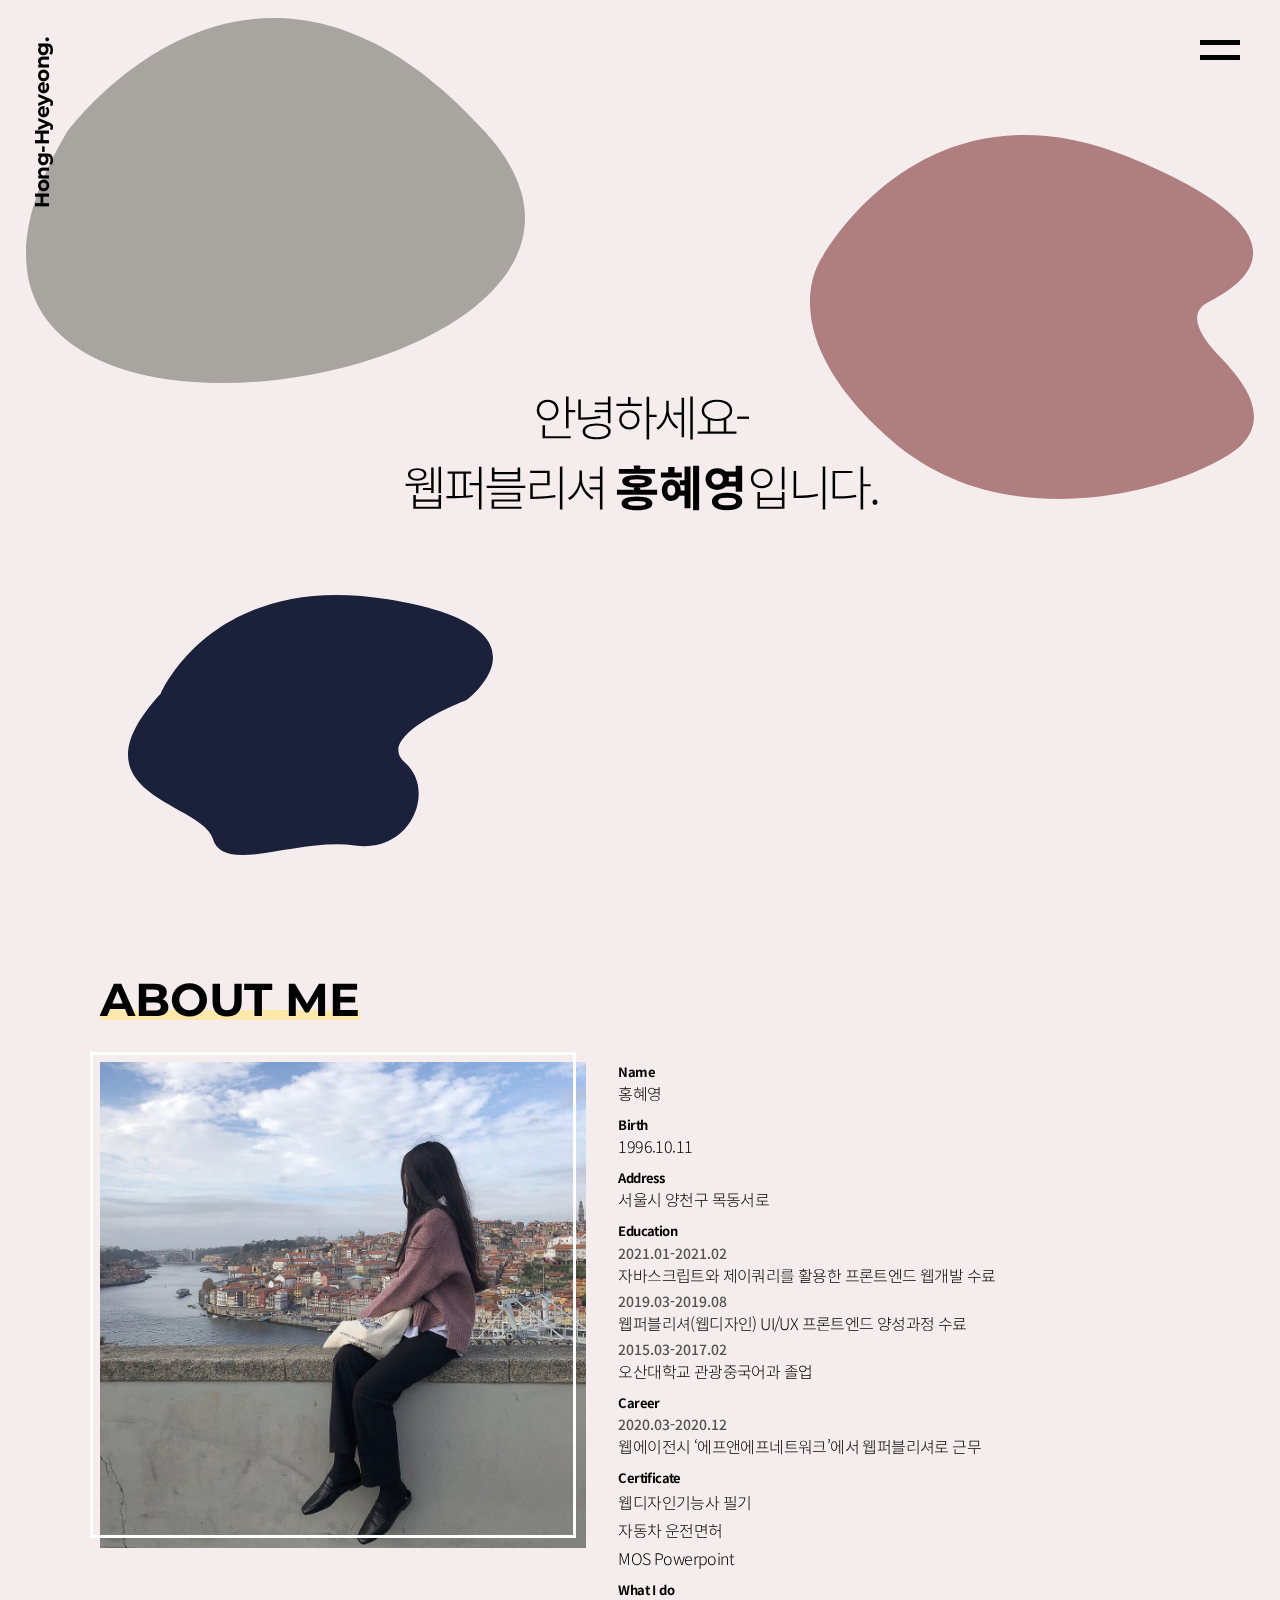
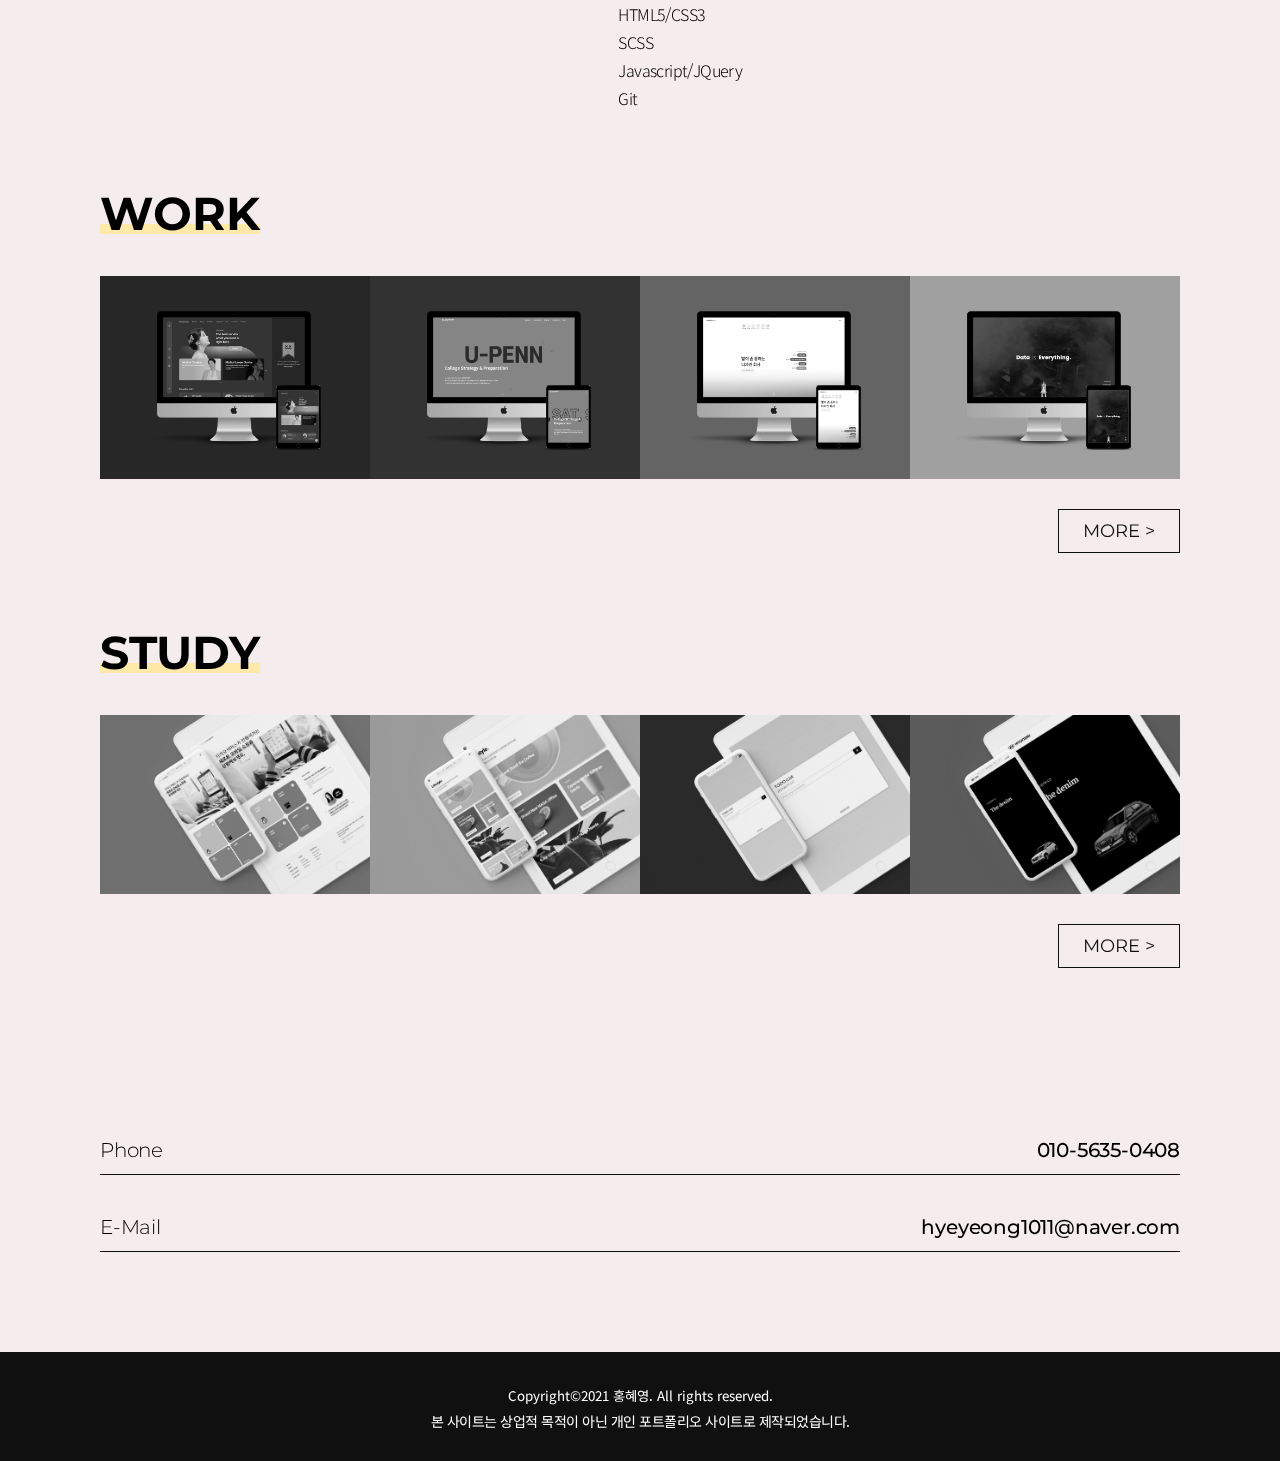
<file: index.html>
<!DOCTYPE html>
<html lang="ko">
<head>
    <meta charset="UTF-8">
    <meta name="viewport" content="width=device-width, initial-scale=1.0">
    <title>Portfolio of Hong Hyeyeong</title>
    <link href="https://fonts.googleapis.com/css2?family=Montserrat:wght@300;400;500;600;700;800;900&family=Noto+Sans+KR:wght@100;300;400;500;700;900&display=swap" rel="stylesheet">
    <link rel="stylesheet" href="css/common.css">
    <link rel="stylesheet" href="css/main.css">
    <link rel="icon" type="image/png" sizes="16x16" href="img/favicon.png">
    <script src="https://code.jquery.com/jquery-3.5.1.min.js"></script>
    <script src="https://cdnjs.cloudflare.com/ajax/libs/gsap/3.6.0/gsap.min.js"></script>
    <script src="js/common.js" defer></script>
    <script src="js/main.js" defer></script>
</head>
<body>
    <header>
        <h1 class="logo"><a href="/portfolio/">Hong-Hyeyeong.</a></h1>
        <div class="menu-btn"></div>
        <nav class="menu-item">
            <ul>
                <li><a href="/portfolio/">HOME</a></li>
                <li><a href="/portfolio/work/">WORK</a></li>
                <li><a href="/portfolio/study/">STUDY</a></li>
            </ul>
        </nav>
    </header>

    <section class="top-sec">
        <ul class="wrap-img">
            <li><img src="img/top01.svg" alt=""></li>
            <li><img src="img/top02.svg" alt=""></li>
            <li><img src="img/top04.svg" alt=""></li>
        </ul>
        <p class="txt">안녕하세요-<br>웹퍼블리셔 <strong>홍혜영</strong>입니다.</p>
    </section>

    <section class="about-sec">
        <h2 class="tit"><span>ABOUT ME</span></h2>
        <div class="profile-img">
            <img src="img/profile.jpg" alt="">
        </div>
        <ul class="profile-info">
            <li>
                <p class="tit">Name</p>
                <p>홍혜영</p>
            </li>
            <li>
                <p class="tit">Birth</p>
                <p>1996.10.11</p>
            </li>
            <li>
                <p class="tit">Address</p>
                <p>서울시 양천구 목동서로</p>
            </li>
            <li class="multi">
                <p class="tit">Education</p>
                <p>
                    <span class="date">2021.01-2021.02</span> 자바스크립트와 제이쿼리를 활용한 프론트엔드 웹개발 수료
                </p>
                <p>
                    <span class="date">2019.03-2019.08</span> 웹퍼블리셔(웹디자인) UI/UX 프론트엔드 양성과정 수료
                </p>
                <p>
                    <span class="date">2015.03-2017.02</span> 오산대학교 관광중국어과 졸업
                </p>
            </li>
            <li>
                <p class="tit">Career</p>
                <p>
                    <span class="date">2020.03-2020.12</span> 웹에이전시 ‘에프앤에프네트워크’에서 웹퍼블리셔로 근무
                </p>
            </li>
            <li class="multi">
                <p class="tit">Certificate</p>
                <p>웹디자인기능사 필기</p>
                <p>자동차 운전면허</p>
                <p>MOS Powerpoint</p>
            </li>
            <li class="multi">
                <p class="tit">What I do</p>
                <p>HTML5/CSS3</p>
                <p>SCSS</p>
                <p>Javascript/JQuery</p>
                <p>Git</p>
            </li>
        </ul>
    </section>

    <section class="wrap-list work-sec">
        <h2 class="tit"><span>WORK</span></h2>
        <div class="item">
            <a href="https://thesmida.com/" target="_blank">
                <img src="img/work01.jpg" alt="">
                <div class="txt">
                    <p class="tit">Thesmida</p>
                    <p class="sub">#하드코딩 #HTML/CSS 70% #JS 30%</p>
                </div>
            </a>
        </div>
        <div class="item">
            <a href="https://blueprint-edu.com/" target="_blank">
                <img src="img/work06.jpg" alt="">
                <div class="txt">
                    <p class="tit">Blueprint</p>
                    <p class="sub">#하드코딩 #HTML/CSS 50% #JS 30%</p>
                </div>
            </a>
        </div>
        <div class="item">
            <a href="https://design.weballin.com/" target="_blank">
                <img src="img/work02.jpg" alt="">
                <div class="txt">
                    <p class="tit">Weballin design</p>
                    <p class="sub">#하드코딩 #HTML/CSS 100% #JS 50%</p>
                </div>
            </a>
        </div>
        <div class="item">
            <a href="https://design.weballin.com/" target="_blank">
                <img src="img/work05.jpg" alt="">
                <div class="txt">
                    <p class="tit">Weballin marketing</p>
                    <p class="sub">#하드코딩 #HTML/CSS 100% #JS 40%</p>
                </div>
            </a>
        </div>
        <div class="more-btn">
            <a href="/portfolio/work/">MORE &gt;</a>
        </div>
    </section>

    <section class="wrap-list study-sec">
        <h2 class="tit"><span>STUDY</span></h2>
        <div class="item">
            <a href="https://hong-hy.github.io/kakao/" target="_blank">
                <img src="img/study03.jpg" alt="">
                <div class="txt">
                    <p class="tit">Kakao commerce</p>
                    <p class="sub">#clone-coding</p>
                </div>
            </a>
        </div>
        <div class="item">
            <a href="https://hong-hy.github.io/card-layout/" target="_blank">
                <img src="img/study04.jpg" alt="">
                <div class="txt">
                    <p class="tit">Card layout</p>
                    <p class="sub">#GRID #FLEX</p>
                </div>
            </a>
        </div>
        <div class="item">
            <a href="https://hong-hy.github.io/todo-list/" target="_blank">
                <img src="img/study01.jpg" alt="">
                <div class="txt">
                    <p class="tit">TODO-list</p>
                    <p class="sub">#Vanilla-js</p>
                </div>
            </a>
        </div>
        <div class="item">
            <a href="https://hong-hy.github.io/venue/" target="_blank">
                <img src="img/study02.jpg" alt="">
                <div class="txt">
                    <p class="tit">VENUE</p>
                    <p class="sub">#fullpage</p>
                </div>
            </a>
        </div>
        <div class="more-btn">
            <a href="/portfolio/study/">MORE &gt;</a>
        </div>
    </section>

    <section class="contact-sec">
        <ul>
            <li class="phone"><a href="tel:+821056350408"><span>Phone</span><span>010-5635-0408</span></a></li>
            <li class="mail"><a href="mailto:hyeyeong1011@naver.com"><span>E-Mail</span><span>hyeyeong1011@naver.com</span></a></li>
        </ul>
    </section>

    <footer>
        <small>Copyright&copy;2021 홍혜영. All rights reserved.</small>
        <p>본 사이트는 상업적 목적이 아닌 개인 포트폴리오 사이트로 제작되었습니다.</p>
    </footer>

    <span class="top-btn"></span>
</body>
</html>
</file>
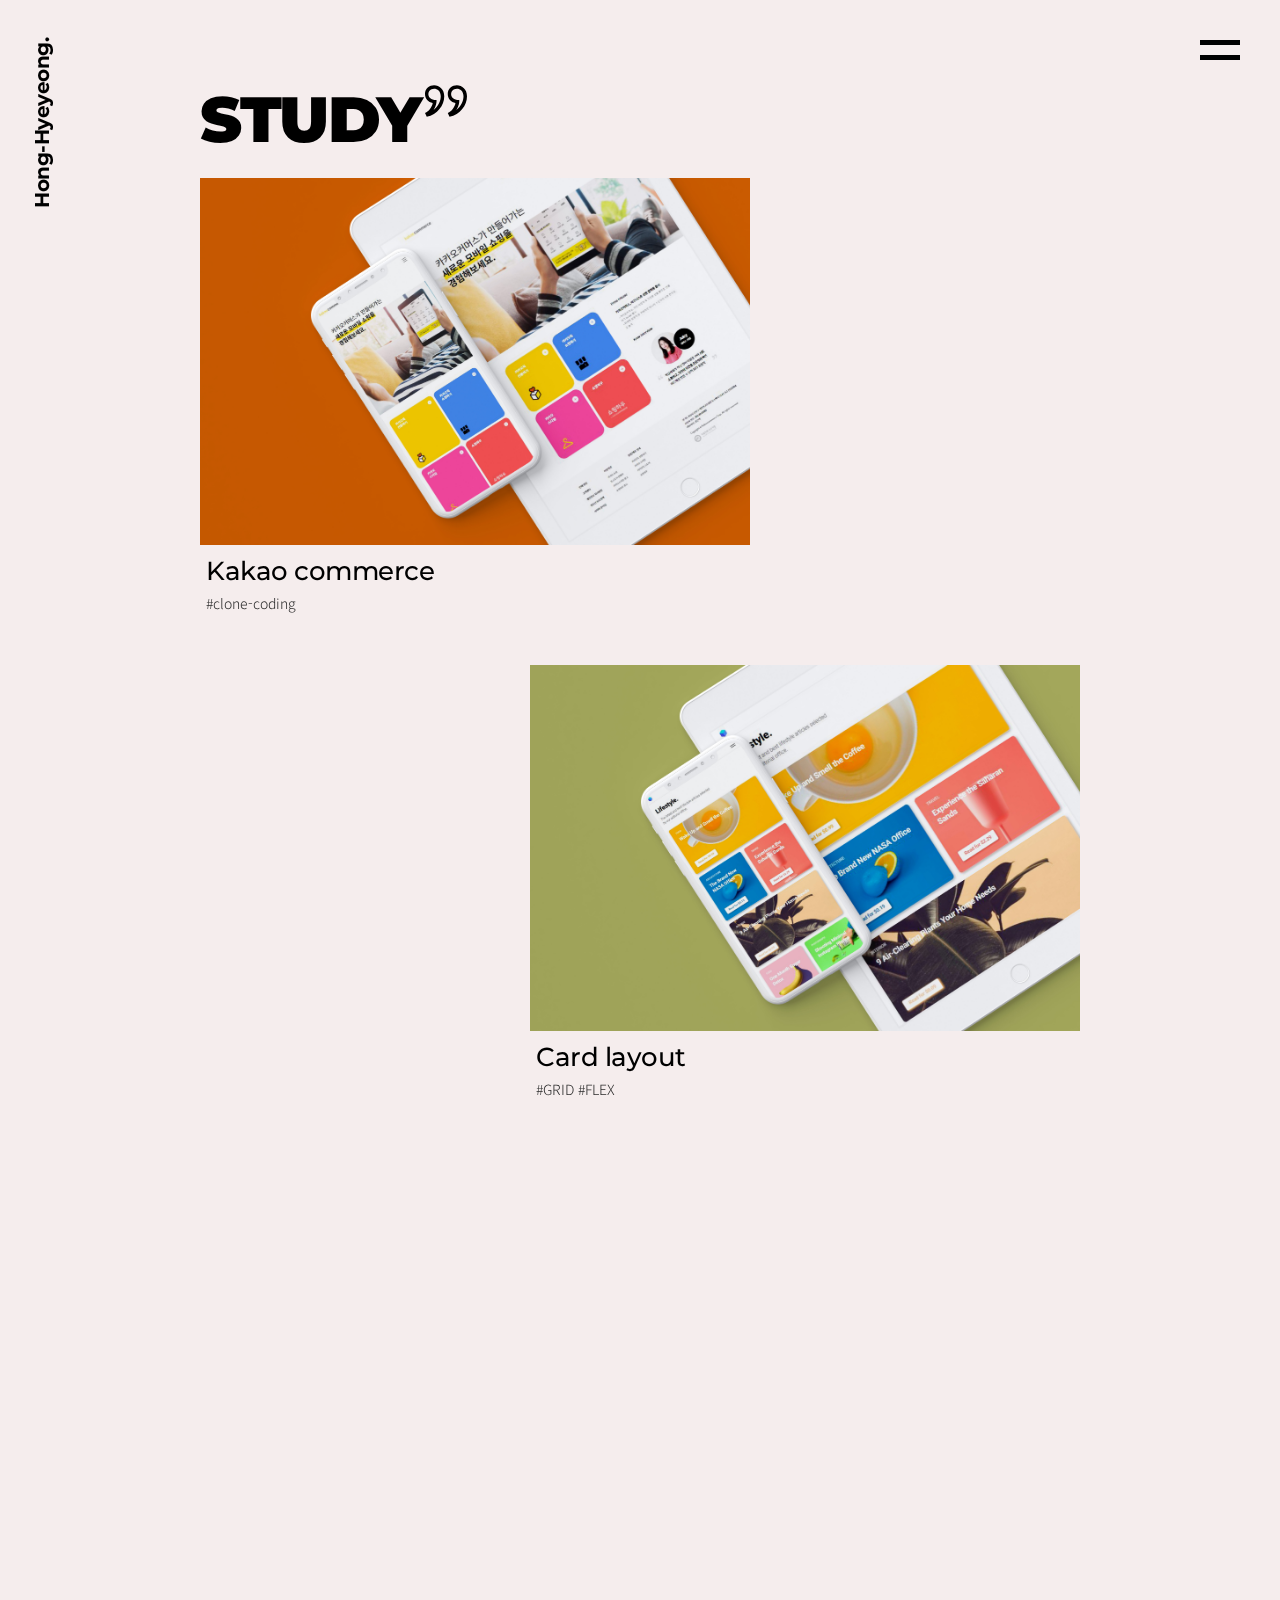
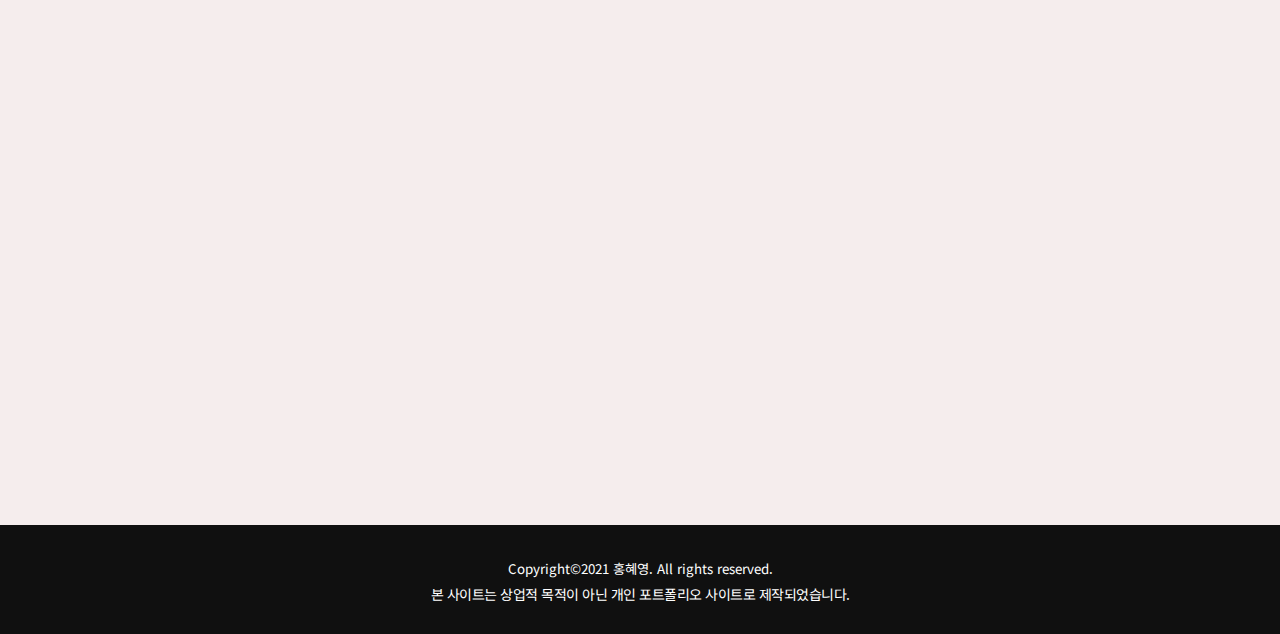
<file: study/index.html>
<!DOCTYPE html>
<html lang="ko">
<head>
    <meta charset="UTF-8">
    <meta name="viewport" content="width=device-width, initial-scale=1.0">
    <title>STUDY</title>
    <link href="https://fonts.googleapis.com/css2?family=Montserrat:wght@300;400;500;600;700;800;900&family=Noto+Sans+KR:wght@100;300;400;500;700;900&display=swap" rel="stylesheet">
    <link rel="stylesheet" href="../css/common.css">
    <link rel="stylesheet" href="../css/sub.css">
    <link rel="stylesheet" href="https://unpkg.com/aos@2.3.1/dist/aos.css">
    <link rel="icon" type="image/png" sizes="16x16" href="../img/favicon.png">
    <script src="https://code.jquery.com/jquery-3.5.1.min.js"></script>
    <script src="https://unpkg.com/aos@2.3.1/dist/aos.js"></script>
    <script src="../js/common.js" defer></script>
</head>
<body>
    <script>
        AOS.init();
    </script>
    
    <header>
        <h1 class="logo"><a href="/portfolio/">Hong-Hyeyeong.</a></h1>
        <div class="menu-btn"></div>
        <nav class="menu-item">
            <ul>
                <li><a href="/portfolio/">HOME</a></li>
                <li><a href="/portfolio/work/">WORK</a></li>
                <li><a href="/portfolio/study/">STUDY</a></li>
            </ul>
        </nav>
    </header>

    <section>
        <h2 class="cate" data-aos="fade-right" data-aos-delay="400" data-aos-duration="500" data-aos-offset="-500">STUDY</h2>

        <div class="list">
            <div class="item" data-aos="fade-left" data-aos-delay="800" data-aos-duration="500" data-aos-offset="-500" data-aos-easing="ease-in-sine">
                <a href="https://hong-hy.github.io/kakao/" target="_blank">
                    <img src="../img/study03.jpg" alt="">
                    <h3 class="tit">Kakao commerce</h3>
                    <p class="sub">#clone-coding</p>
                </a>
            </div>
            <div class="item" data-aos="fade-right" data-aos-delay="1200" data-aos-duration="500" data-aos-offset="-500" data-aos-easing="ease-in-sine">
                <a href="https://hong-hy.github.io/card-layout/" target="_blank">
                    <img src="../img/study04.jpg" alt="">
                    <h3 class="tit">Card layout</h3>
                    <p class="sub">#GRID #FLEX</p>
                </a>
            </div>
            <div class="item" data-aos="fade-left" data-aos-duration="500" data-aos-anchor-placement="center-bottom" data-aos-easing="ease-in-sine">
                <a href="https://hong-hy.github.io/todo-list/" target="_blank">
                    <img src="../img/study01.jpg" alt="">
                    <h3 class="tit">TODO-list</h3>
                    <p class="sub">#Vanilla-js</p>
                </a>
            </div>
            <div class="item" data-aos="fade-right" data-aos-duration="500" data-aos-anchor-placement="center-bottom" data-aos-easing="ease-in-sine">
                <a href="https://hong-hy.github.io/venue/" target="_blank">
                    <img src="../img/study02.jpg" alt="">
                    <h3 class="tit">VENUE</h3>
                    <p class="sub">#fullpage</p>
                </a>
            </div>
        </div>
    </section>

    <footer>
        <small>Copyright&copy;2021 홍혜영. All rights reserved.</small>
        <p>본 사이트는 상업적 목적이 아닌 개인 포트폴리오 사이트로 제작되었습니다.</p>
    </footer>

    <span class="top-btn"></span>
</body>
</html>
</file>
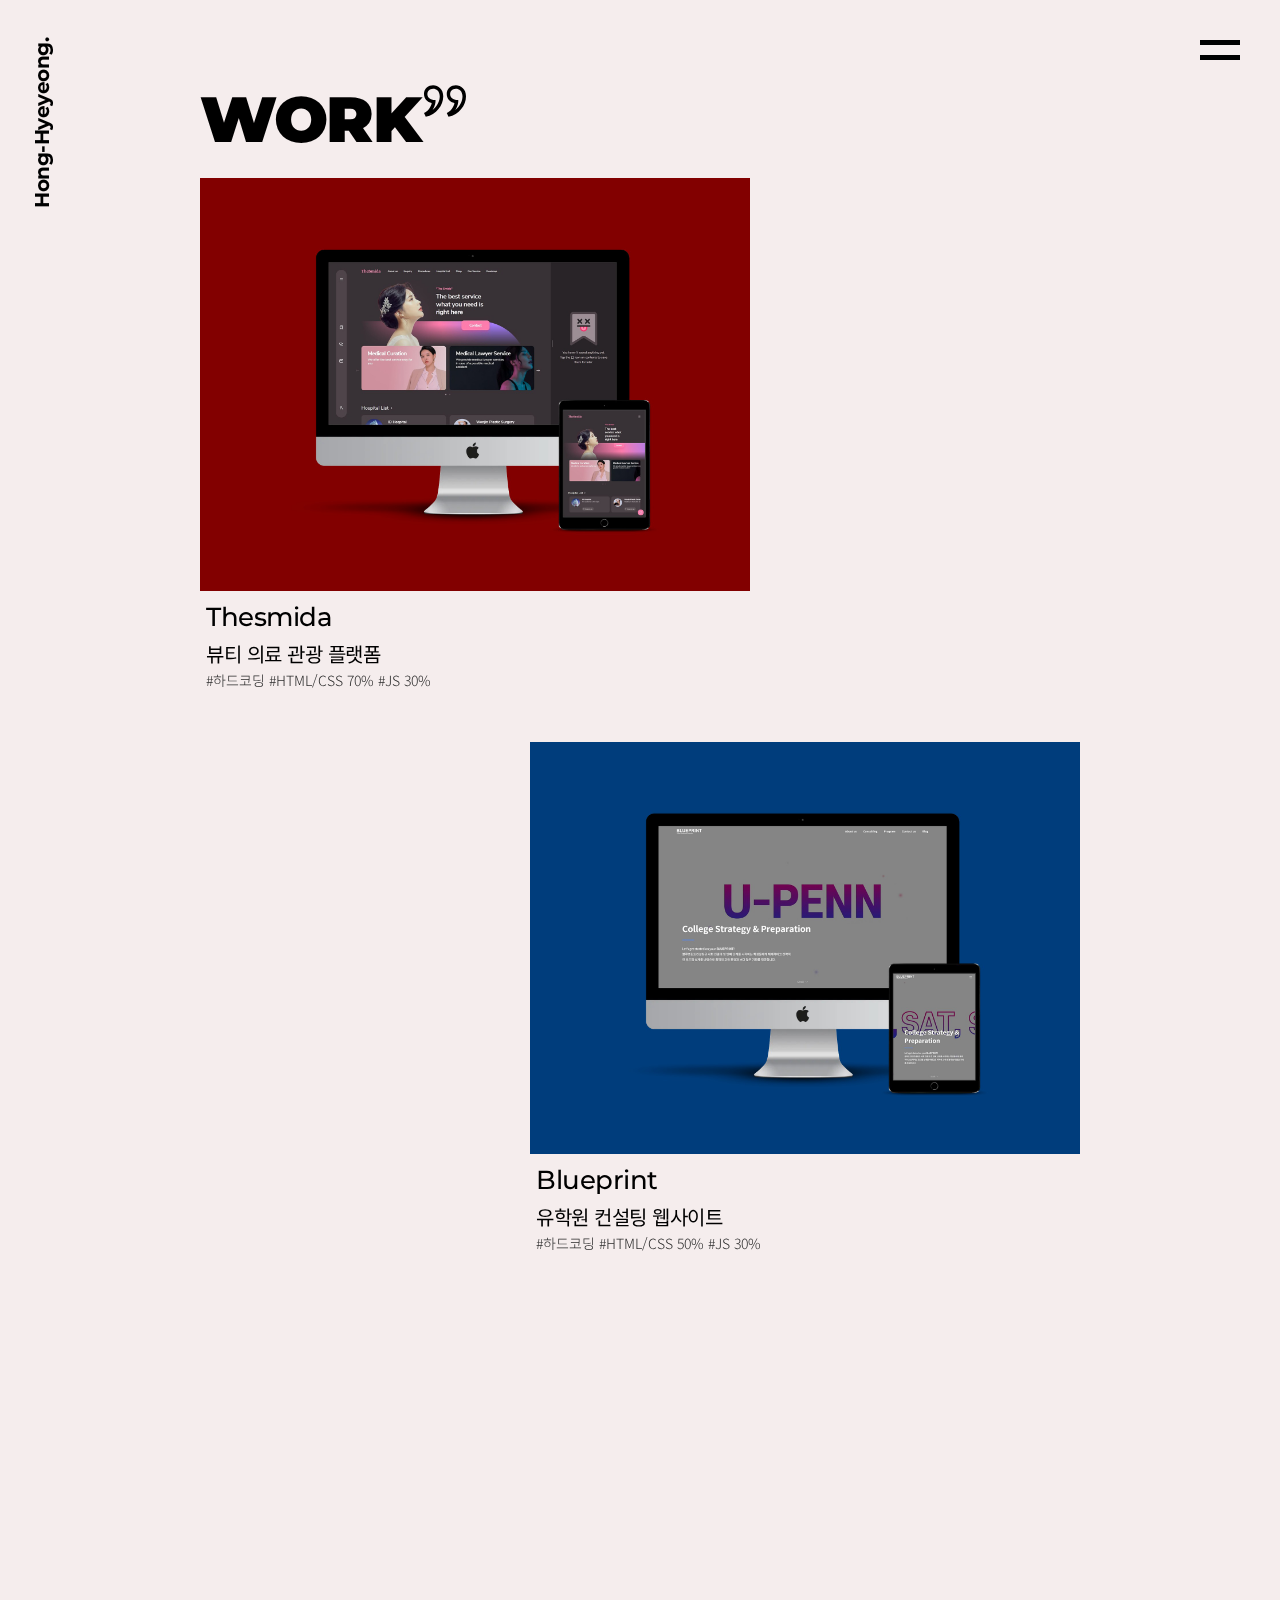
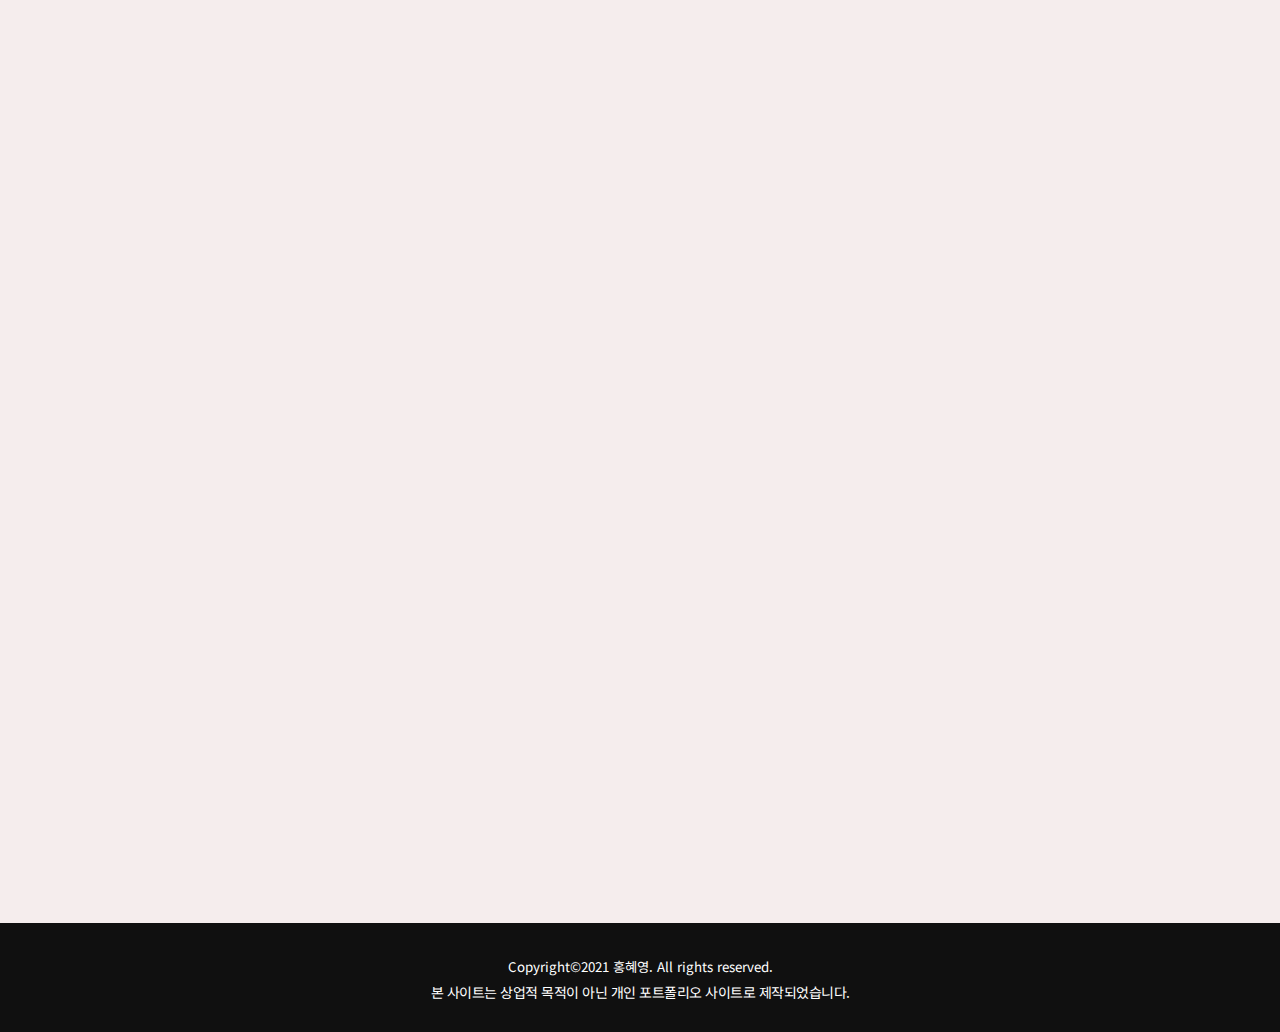
<file: work/index.html>
<!DOCTYPE html>
<html lang="ko">
<head>
    <meta charset="UTF-8">
    <meta name="viewport" content="width=device-width, initial-scale=1.0">
    <title>WORK</title>
    <link href="https://fonts.googleapis.com/css2?family=Montserrat:wght@300;400;500;600;700;800;900&family=Noto+Sans+KR:wght@100;300;400;500;700;900&display=swap" rel="stylesheet">
    <link rel="stylesheet" href="../css/common.css">
    <link rel="stylesheet" href="../css/sub.css">
    <link rel="stylesheet" href="https://unpkg.com/aos@2.3.1/dist/aos.css">
    <link rel="icon" type="image/png" sizes="16x16" href="../img/favicon.png">
    <script src="https://code.jquery.com/jquery-3.5.1.min.js"></script>
    <script src="https://unpkg.com/aos@2.3.1/dist/aos.js"></script>
    <script src="../js/common.js" defer></script>
</head>
<body>
    <script>
        AOS.init();
    </script>

    <header>
        <h1 class="logo"><a href="/portfolio/">Hong-Hyeyeong.</a></h1>
        <div class="menu-btn"></div>
        <nav class="menu-item">
            <ul>
                <li><a href="/portfolio/">HOME</a></li>
                <li><a href="/portfolio/work/">WORK</a></li>
                <li><a href="/portfolio/study/">STUDY</a></li>
            </ul>
        </nav>
    </header>

    <section>
        <h2 class="cate" data-aos="fade-right" data-aos-delay="400" data-aos-duration="500" data-aos-offset="-500">WORK</h2>

        <div class="list">
            <div class="item" data-aos="fade-right" data-aos-delay="800" data-aos-duration="500" data-aos-offset="-500" data-aos-easing="ease-in-sine">
                <a href="https://thesmida.com/" target="_blank">
                    <img src="../img/work01.jpg" alt="">
                    <h3 class="tit">Thesmida</h3>
                    <p class="desc">뷰티 의료 관광 플랫폼</p>
                    <p class="sub">#하드코딩 #HTML/CSS 70% #JS 30%</p>
                </a>
            </div>
            <div class="item" data-aos="fade-left" data-aos-delay="1200" data-aos-duration="500" data-aos-offset="-500" data-aos-easing="ease-in-sine">
                <a href="https://blueprint-edu.com/" target="_blank">
                    <img src="../img/work06.jpg" alt="">
                    <h3 class="tit">Blueprint</h3>
                    <p class="desc">유학원 컨설팅 웹사이트</p>
                    <p class="sub">#하드코딩 #HTML/CSS 50% #JS 30%</p>
                </a>
            </div>
            <div class="item" data-aos="fade-right" data-aos-duration="500" data-aos-anchor-placement="center-bottom" data-aos-easing="ease-in-sine">
                <a href="https://design.weballin.com/" target="_blank">
                    <img src="../img/work02.jpg" alt="">
                    <h3 class="tit">Weballin design</h3>
                    <p class="desc">에이전시 디자인팀 웹사이트</p>
                    <p class="sub">#하드코딩 #HTML/CSS 100% #JS 50%</p>
                </a>
            </div>
            <div class="item" data-aos="fade-left" data-aos-duration="500" data-aos-anchor-placement="center-bottom" data-aos-easing="ease-in-sine">
                <a href="https://marketing.weballin.com/" target="_blank">
                    <img src="../img/work05.jpg" alt="">
                    <h3 class="tit">Weballin marketing</h3>
                    <p class="desc">에이전시 마케팅팀 웹사이트</p>
                    <p class="sub">#하드코딩 #HTML/CSS 100% #JS 40%</p>
                </a>
            </div>
            <div class="item" data-aos="fade-right" data-aos-duration="500" data-aos-anchor-placement="center-bottom" data-aos-easing="ease-in-sine">
                <a href="http://www.fastpass.co.kr/" target="_blank">
                    <img src="../img/work03.jpg" alt="">
                    <h3 class="tit">Fastpass</h3>
                    <p class="desc">전자여권판독기 웹사이트</p>
                    <p class="sub">#워드프레스 #HTML/CSS 100% #JS 80%</p>
                </a>
            </div>
            <div class="item" data-aos="fade-left" data-aos-duration="500" data-aos-anchor-placement="center-bottom" data-aos-easing="ease-in-sine">
                <a href="https://ritzplaza.co.kr/" target="_blank">
                    <img src="../img/work04.jpg" alt="">
                    <h3 class="tit">Ritzplaza</h3>
                    <p class="desc">호텔 예약 웹사이트</p>
                    <p class="sub">#워드프레스 #HTML/CSS 40% #JS 20%</p>
                </a>
            </div>
            <div class="item" data-aos="fade-right" data-aos-duration="500" data-aos-anchor-placement="center-bottom" data-aos-easing="ease-in-sine">
                <a href="#none">
                    <img src="../img/work07.jpg" alt="">
                    <h3 class="tit">Instsign</h3>
                    <p class="desc">블록체인 회사 블로그 웹사이트</p>
                    <p class="sub">#워드프레스 #HTML/CSS 100% #JS 100%</p>
                </a>
            </div>
        </div>
    </section>

    <footer>
        <small>Copyright&copy;2021 홍혜영. All rights reserved.</small>
        <p>본 사이트는 상업적 목적이 아닌 개인 포트폴리오 사이트로 제작되었습니다.</p>
    </footer>

    <span class="top-btn"></span>    
</body>
</html>
</file>
<file: css/main.css>
/* common */
section {padding: 80px 100px 0;}
section .tit span {font-family: 'Montserrat', sans-serif; display: inline-block; font-size: 46px; font-weight: 700; line-height: 0; margin: 20px 0 42px; padding-bottom: 10px; border-bottom: 10px solid #ffe9a8;}

@media (max-width: 1080px) {
    section {padding: 80px 10% 0;}
}

@media (max-width: 768px) {
    section {padding: 40px 24px 0;}
    section .tit span {font-size: 28px; margin: 16px 0 30px; padding-bottom: 6px; border-bottom: 6px solid #ffe9a8;}
}

/* top section */
.top-sec {position: relative; height: 100vh; padding: 0 100px;}
.top-sec .wrap-img li {position: absolute;}
.top-sec .wrap-img li:nth-child(1) {top: 2%; left: 2%;}
.top-sec .wrap-img li:nth-child(2) {top: 15%; right: 2%;}
.top-sec .wrap-img li:nth-child(3) {bottom: 5%; left: 10%;}
.top-sec .txt {position: absolute; width: 100%; left: 50%; top: 50%; transform: translate(-50%,-50%); font-size: 48px; font-weight: 300; text-align: center; letter-spacing: -3.5px;}

@media (max-width: 768px) {
    .top-sec {padding: 0 24px;}
    .top-sec .wrap-img li {width: 80%;}
    .top-sec .wrap-img li:nth-child(1) {top: 15%; left: 2%;}
    .top-sec .wrap-img li:nth-child(2) {top: 35%; right: 2%;}
    .top-sec .wrap-img li:nth-child(3) {bottom: 5%; left: 2%;}
    .top-sec .txt {font-size: 28px; letter-spacing: -2.5px;}
}

/* about me */
.about-sec .profile-img {position: relative; display: inline-block; width: 45%; margin-right: -4px; vertical-align: top;}
.about-sec .profile-img::after {content: ''; position: absolute; width: 100%; height: 100%; top: -10px; right: 10px; border: 3px solid #fff; box-sizing: border-box;}
.about-sec .profile-info {display: inline-block; width: 52%; margin-left: 3%; vertical-align: top;}
.about-sec .profile-info li {margin-bottom: 10px;}
.about-sec .profile-info li:last-child {margin-bottom: 0;}
.about-sec .profile-info p {font-size: 16px; font-weight: 300; letter-spacing: -0.6px; word-break: keep-all;}
.about-sec .profile-info .tit {font-size: 13px; font-weight: 700;}
.about-sec .profile-info .date {display: block; font-size: 14px; font-weight: 500; color: #525252; margin-top: 2px;}
.about-sec .profile-info .multi p:not(.tit) {margin-bottom: 4px;}
.about-sec .profile-info .multi .tit {margin-bottom: 3px;}

@media (max-width: 768px) {
    .about-sec .profile-img {width: 100%; margin-right: 0;}
    .about-sec .profile-img::after {top: -6px; right: 6px; border: 2px solid #fff;}
    .about-sec .profile-info {width: 100%; margin-left: 0; margin-top: 20px;}
    .about-sec .profile-info li {margin-bottom: 6px;}
    .about-sec .profile-info p {font-size: 14px;}
    .about-sec .profile-info .date {font-size: 13px;}
}

/* work&study */
.wrap-list .item {display: inline-block; width: 25%; margin-right: -4px; vertical-align: top;}
.wrap-list .item a {position: relative; display: block;}
.wrap-list .item a::before {content: ''; position: absolute; width: 100%; height: 100%; background: #000; mix-blend-mode: color; transition: 0.2s ease;}
.wrap-list .item:hover a::before {z-index: -1;}
.wrap-list .item .txt {position: absolute; width: calc(100% - 20px); bottom: 15px; left: 15px; transform: translateY(15px); opacity: 0; visibility: hidden; transition: 0.3s ease;}
.wrap-list .item:hover .txt {opacity: 1; visibility: visible; transform: none;}
.wrap-list .item .txt .tit {font-family: 'Montserrat', sans-serif; font-weight: 700; letter-spacing: -0.5px; font-size: 18px; color: #fff;}
.wrap-list .item .txt .sub {font-size: 13px; letter-spacing: -0.5px; color: #fff;}
.wrap-list .more-btn {display: block; text-align: right; margin-top: 30px;}
.wrap-list .more-btn a {position: relative; display: inline-block; font-family: 'Montserrat', sans-serif; padding: 10px 24px; text-align: center; color: #101010; border: 1px solid #101010; font-size: 18px; transition: 0.2s ease-in-out; overflow: hidden; vertical-align: top;}
.wrap-list .more-btn a::before {display: block; position: absolute; content: ''; width: 3em;height: 100%; top: 0; left: -4.5em; background-color: rgba(255, 255, 255, 0.5); transform: skewX(-45deg) translateX(0); transition: none;}
.wrap-list .more-btn a:hover {background-color: #101010; color: #fff;}
.wrap-list .more-btn a:hover::before {transform: skewX(-45deg) translateX(13.5em); transition: 0.5s ease-in-out;}

@media (max-width: 1080px) {
    .wrap-list .item {width: 50%;}
}

@media (max-width: 768px) {
    .wrap-list .item {width: 100%;}
    .wrap-list .item a::before {z-index: -1;}
    .wrap-list .item .txt {opacity: 1; visibility: visible; transform: none;}
    .wrap-list .item .txt .tit {font-size: 16px;}
    .wrap-list .item .txt .sub {font-size: 12px;}
    .wrap-list .more-btn {margin-top: 24px;}
    .wrap-list .more-btn a {font-size: 16px; padding: 8px 20px;}
    .wrap-list .more-btn a:hover {background: none; color: #101010;}
    .wrap-list .more-btn a:hover::before {transform: none;}
}

/* contact */
.contact-sec {margin: 50px 0 100px;}
.contact-sec ul li {position: relative; border-bottom: 1px solid #101010; margin-top: 40px; padding-bottom: 12px;}
.contact-sec ul li a {display: block;}
.contact-sec ul li a span {font-family: 'Montserrat', sans-serif; letter-spacing: -0.2px; font-size: 20px;}
.contact-sec ul li a span:first-child {font-weight: 300;}
.contact-sec ul li a span:last-child {position: absolute; top: 0; right: 0; font-weight: 500;}
.contact-sec ul li.phone a {cursor: url('../img/phone.cur'), auto;}
.contact-sec ul li.mail a {cursor: url('../img/mail.cur'), auto;}

@media (max-width: 768px) {
    .contact-sec {margin: 30px 0 70px;}
    .contact-sec ul li {margin-top: 26px; padding-bottom: 8px;}
    .contact-sec ul li a span {font-size: 16px;}
}
</file>
<file: css/sub.css>
section {max-width: 880px; margin: 0 auto; padding-top: 80px;}
section .cate {position: relative; display: inline-block; font-family: 'Montserrat', sans-serif; font-size: 64px; font-weight: 900; letter-spacing: -1.5px; margin-bottom: 20px;}
section .cate::after {content: ''; position: absolute; width: 42px; height: 42px; top: 0px; right: -46px; z-index: -1; background: url('../img/quotes.svg') center no-repeat; background-size: 100%;}
section .item {margin-bottom: 52px;}
section .item:nth-child(even) {text-align: right;}
section .item a {max-width: 550px; display: inline-block; vertical-align: top; text-align: left;}
section .item .tit {font-family: 'Montserrat', 'Noto Sans KR', sans-serif; font-size: 26px; font-weight: 500; letter-spacing: -0.5px; margin: 10px 0px 6px 6px;}
section .item .desc {font-size: 20px; margin:  0 0 0 6px; letter-spacing: -0.5px;}
section .item .sub {font-size: 14px; font-weight: 300; margin: 2px 0 0 6px; color: #2b2b2b;}

@media (max-width: 1080px) {
    section {padding: 80px 10% 0; overflow: hidden;}
}

@media (max-width: 768px) {
    section {padding: 90px 24px 0;}
    section .cate {font-size: 48px;}
    section .cate::after {width: 34px; height: 34px; right: -40px;}
    section .item {margin-bottom: 36px;}
    section .item .tit {font-size: 20px; margin: 6px 0 4px 6px;}
    section .item .desc {font-size: 16px;}
    section .item .sub {font-size: 13px; margin: 0 0 0 6px;}
}
</file>
<file: css/common.css>
/* reset */
* {font-family:'Noto Sans KR', sans-serif;font-weight:400;letter-spacing:0;color:#000;outline:none;}
body {position:relative;-webkit-font-smoothing:antialiased;-moz-osx-font-smoothing:grayscale;background:#f5eded;}
img {width:100%;border:none;display:block;}
html,body,ul,ol,p,h1,h2,h3,h4,h5 {margin:0;padding:0;}
strong {font-weight:700;color:inherit;}
a {text-decoration: none;outline:none;font-size:inherit;color:inherit;}
ul li, ol li {list-style:none;vertical-align: middle}
textarea {resize:none;}
select {-webkit-appearance:none;-moz-appearance:none;appearance:none;}
select::-ms-expand {display:none;}
form * {border:0;outline:0;margin:0;padding:0;}
input,button,textarea {border-radius:0;-webkit-appearance:none;box-shadow:none;}
svg {overflow:hidden;width:100%;height:100%;}
table {border-collapse:collapse;}
button {border:none;}

/* header */
header {position: fixed; width: 100%; top: 0; left: 0; z-index: 500; text-align: right;}
header .logo {position: absolute; top: 100px; left: -50px; z-index: 500; transform: rotate(-90deg);}
header .logo a {font-family: 'Montserrat', sans-serif; font-size: 20px; font-weight: 700; letter-spacing: -0.5px; transition: 0.3s ease;}
header .logo.active a {color: #fff;}
header .menu-btn {position: relative; display: inline-block; width: 40px; height: 20px; z-index: 500; margin: 40px; cursor: pointer; vertical-align: top;}
header .menu-btn::before, header .menu-btn::after {content: ''; position: absolute; display: block; width: 100%; height: 5px; background: #000; transition: 0.3s ease;}
header .menu-btn::before {top: 0;}
header .menu-btn::after {bottom: 0;}
header .menu-btn.active::before {top: 6px; transform: rotate(45deg); background: #fff;}
header .menu-btn.active::after {bottom: 9px; transform: rotate(-45deg); background: #fff;}
header .menu-item {position: absolute; width: 100%; height: 100vh; top: 0; right: -100%; background: #101010; transition: 0.3s ease;}
header .menu-item ul {position: absolute; top: 50%; left: 50%; transform: translate(-50%,-50%);}
header .menu-item ul li {text-align: center; margin-bottom: 26px; cursor: pointer;}
header .menu-item ul li a {position: relative; font-family: 'Montserrat', sans-serif; font-size: 48px; font-weight: 300; color: #fff; }
header .menu-item ul li a::after {content: ''; position: absolute; width: 0; height: 1px; left: 0; bottom: 0; background: #fff; transition: 0.3s ease;}
header .menu-item ul li:hover a::after {width: 100%;}
header .menu-item.active {right: 0;}

@media (max-width: 768px) {
    header {background: #101010;}
    header .logo {top: 0; left: 24px; transform: none; color: #fff;}
    header .logo a {font-size: 18px;}
    header .menu-btn {width: 30px; height: 14px; margin: 24px;}
    header .menu-btn::before, header .menu-btn::after {height: 3px; background: #fff;}
    header .menu-btn.active::before {top: 5px;}
    header .menu-btn.active::after {bottom: 6px;}
    header .menu-item ul {width: 100%;}
    header .menu-item ul li {margin-bottom: 16px;}
    header .menu-item ul li a {font-size: 32px;}
    header .menu-item ul li:last-child {margin-bottom: 0;}
    header .menu-item ul li a::after {display: none;}
}

/* footer */
footer {background: #101010; padding: 30px 100px; text-align: center; word-break: keep-all;}
footer small {color: #fff;}
footer p {color: #fff; font-size: 14px; margin-top: 5px; letter-spacing: -0.5px;}

@media (max-width: 1080px) {
    footer {padding: 30px 10%;}
}

@media (max-width: 768px) {
    footer {padding: 20px 24px;}
    footer small {font-size: 12px;}
    footer p {font-size: 12px;}
}

/* top button */
.top-btn {position: fixed; right: 30px; bottom: 100px; width: 46px; height: 30px; cursor: pointer; opacity: 0; visibility: hidden; transition: opacity 0.3s ease;}
.top-btn.active {opacity: 1; visibility: visible;}
.top-btn.end {position: absolute; right: 30px; bottom: 150px;}
.top-btn::before, .top-btn::after {content: ''; position: absolute; width: 23px; height: 2px; top: 50%; transform: translateY(-50%); background: #101010; transition: 0.2s ease;}
.top-btn::before {left: 0;}
.top-btn::after {right: 0;}
.top-btn:hover::before {width: 28px; transform: rotate(-45deg);}
.top-btn:hover::after {width: 27px; transform: rotate(45deg);}

@media (max-width: 768px) {
    .top-btn {right: 24px; bottom: 60px;}
    .top-btn.end {right: 24px; bottom: 110px;}
    .top-btn::before {width: 28px; transform: rotate(-45deg);}
    .top-btn::after {width: 27px; transform: rotate(45deg);}
}
</file>
